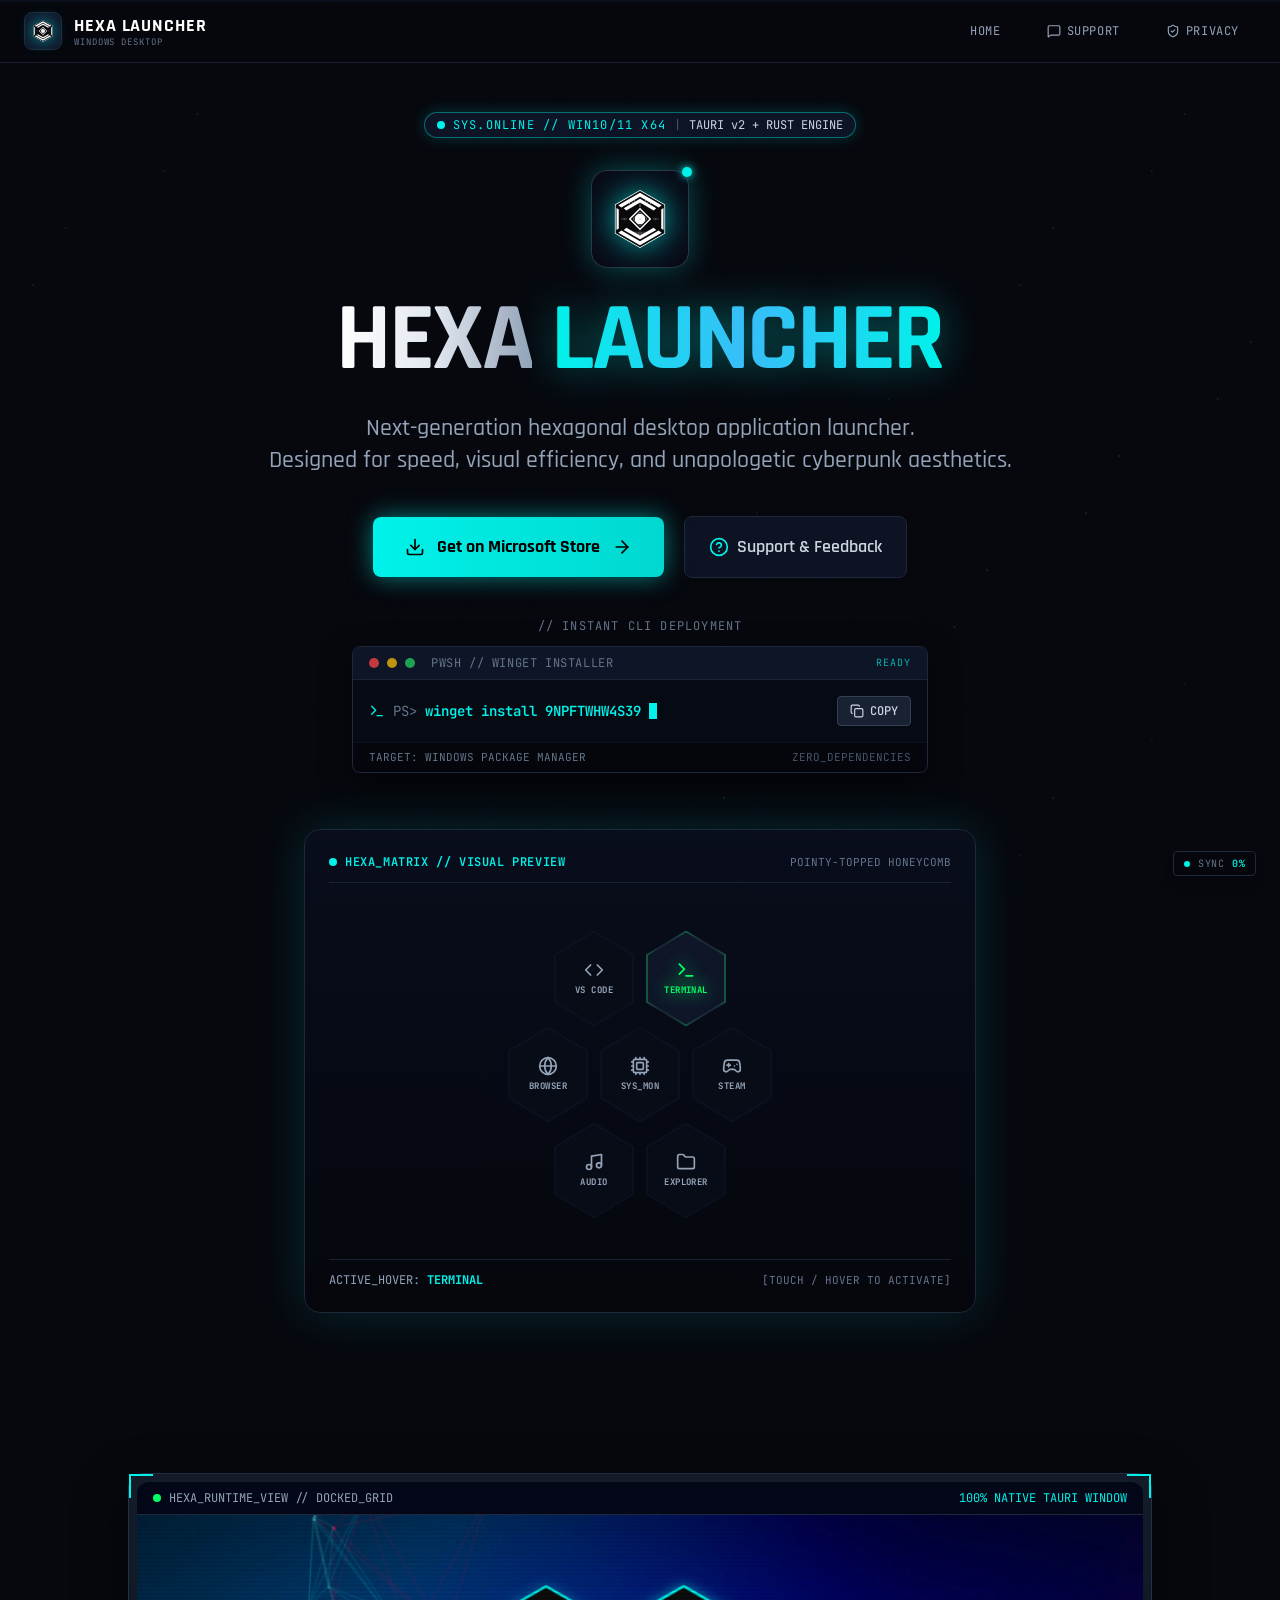
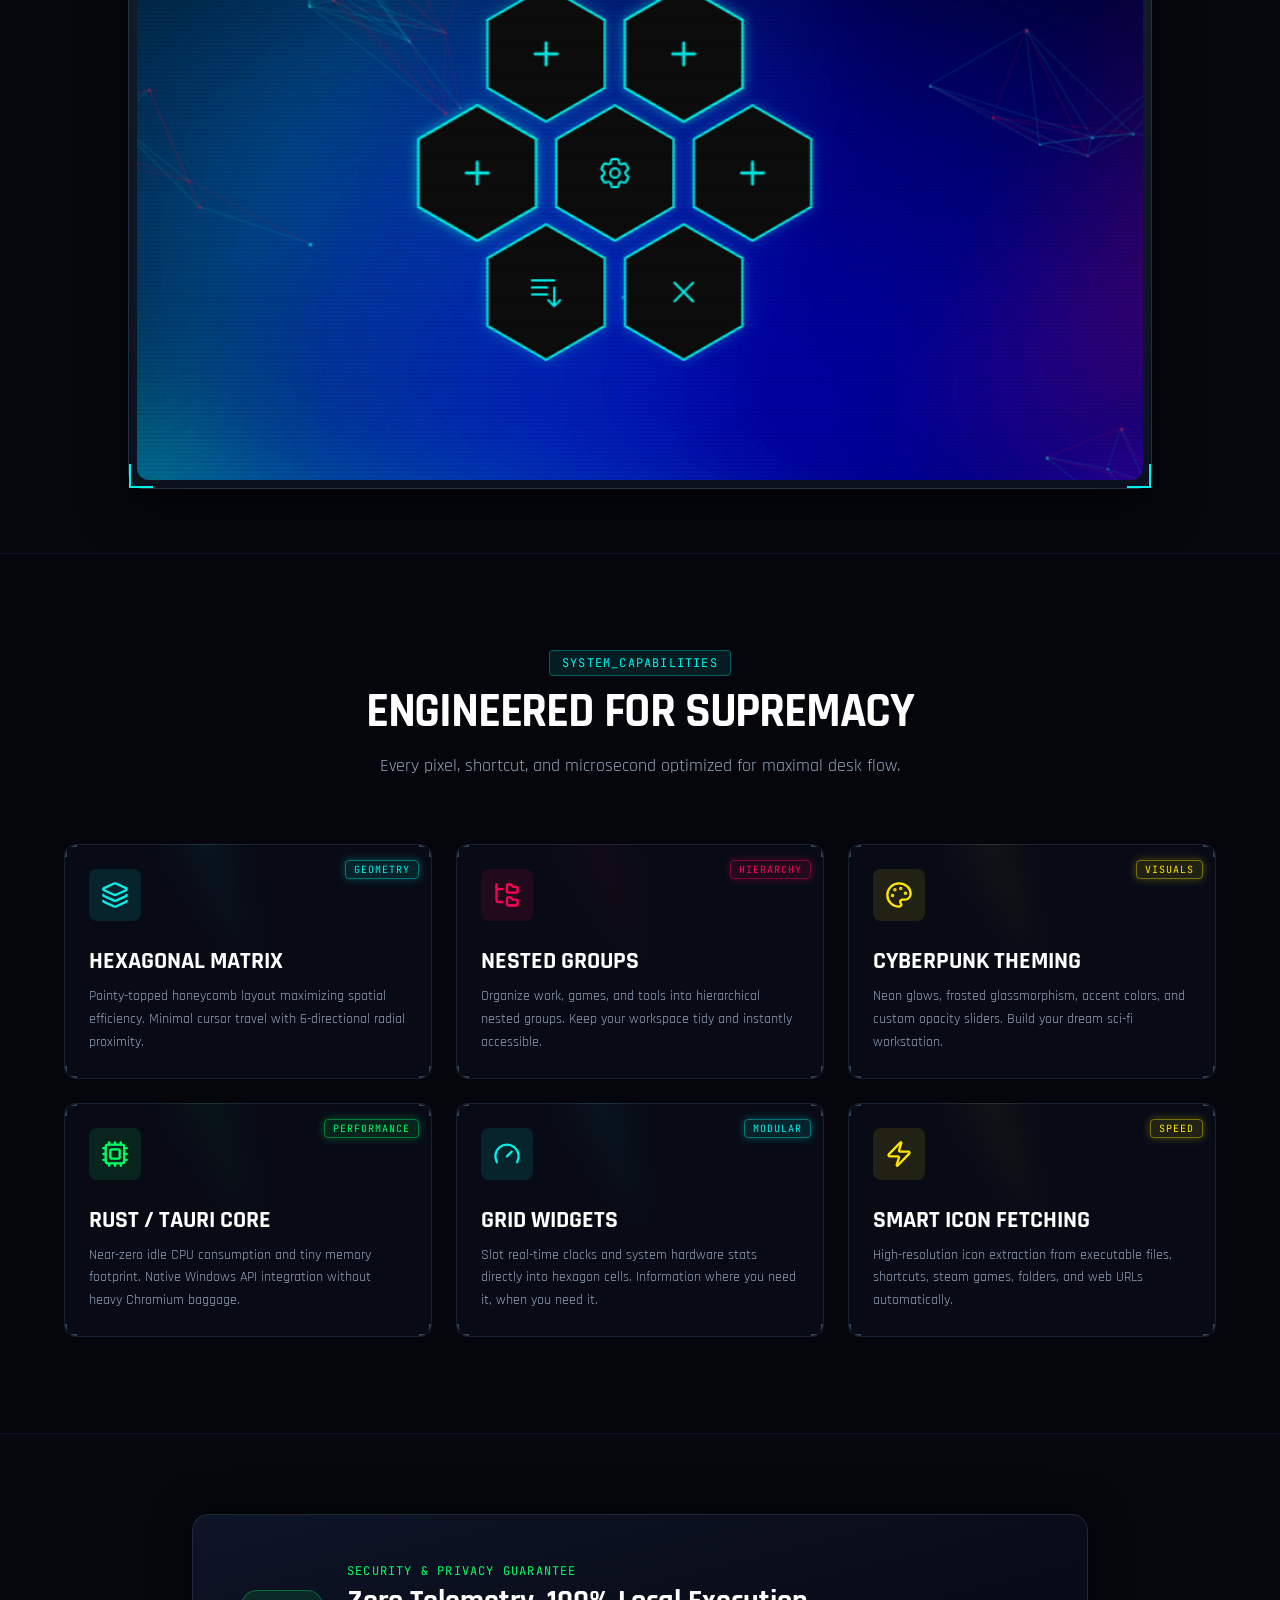
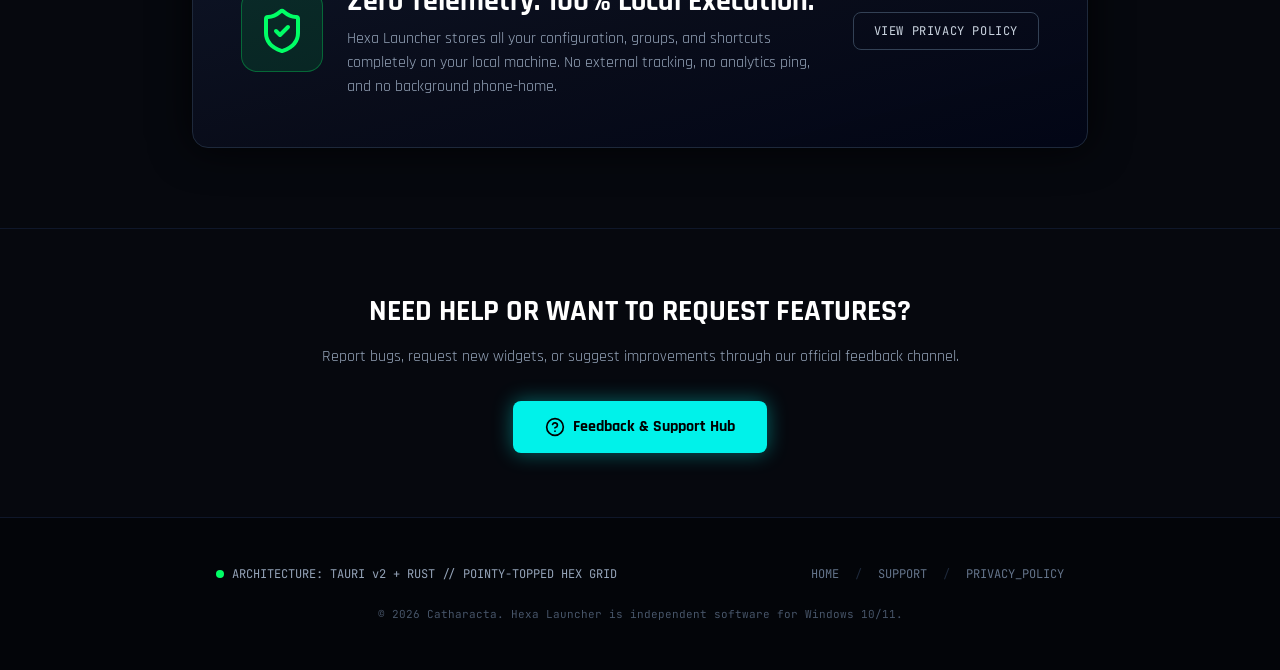
<file: index.html>
<!doctype html>
<html lang="en">
  <head>
    <meta charset="UTF-8" />
    <link rel="icon" type="image/svg+xml" href="/app-icon.svg" />
    <meta name="viewport" content="width=device-width, initial-scale=1.0" />
    <meta name="theme-color" content="#06080e" />
    <meta name="description" content="Hexa Launcher - A Cyberpunk styled, keyboard-centric hexagonal application launcher for Windows 10/11." />
    <meta property="og:title" content="Hexa Launcher - Cyberpunk Hexagonal App Launcher" />
    <meta property="og:description" content="Fast, lightweight, keyboard-centric hexagonal launcher for Windows. Pointy-topped honeycomb grid with Rust/Tauri performance." />
    <meta property="og:image" content="/screenshot.png" />
    <meta name="twitter:card" content="summary_large_image" />
    <title>Hexa Launcher // Cyberpunk Desktop Launcher</title>
    <link rel="preconnect" href="https://fonts.googleapis.com">
    <link rel="preconnect" href="https://fonts.gstatic.com" crossorigin>
    <link href="https://fonts.googleapis.com/css2?family=JetBrains+Mono:wght@400;500;700;800&family=Rajdhani:wght@500;600;700;800&display=swap" rel="stylesheet">
    <script type="module" crossorigin src="/assets/index-DG0v6B4Z.js"></script>
    <link rel="stylesheet" crossorigin href="/assets/index-unrwaz6A.css">
  </head>
  <body class="bg-[#06080e] text-gray-100 antialiased overflow-x-hidden selection:bg-[#00f2ea] selection:text-black">
    <div id="root"></div>
  </body>
</html>
</file>
<file: assets/index-unrwaz6A.css>
*,:before,:after{--tw-border-spacing-x: 0;--tw-border-spacing-y: 0;--tw-translate-x: 0;--tw-translate-y: 0;--tw-rotate: 0;--tw-skew-x: 0;--tw-skew-y: 0;--tw-scale-x: 1;--tw-scale-y: 1;--tw-pan-x: ;--tw-pan-y: ;--tw-pinch-zoom: ;--tw-scroll-snap-strictness: proximity;--tw-gradient-from-position: ;--tw-gradient-via-position: ;--tw-gradient-to-position: ;--tw-ordinal: ;--tw-slashed-zero: ;--tw-numeric-figure: ;--tw-numeric-spacing: ;--tw-numeric-fraction: ;--tw-ring-inset: ;--tw-ring-offset-width: 0px;--tw-ring-offset-color: #fff;--tw-ring-color: rgb(59 130 246 / .5);--tw-ring-offset-shadow: 0 0 #0000;--tw-ring-shadow: 0 0 #0000;--tw-shadow: 0 0 #0000;--tw-shadow-colored: 0 0 #0000;--tw-blur: ;--tw-brightness: ;--tw-contrast: ;--tw-grayscale: ;--tw-hue-rotate: ;--tw-invert: ;--tw-saturate: ;--tw-sepia: ;--tw-drop-shadow: ;--tw-backdrop-blur: ;--tw-backdrop-brightness: ;--tw-backdrop-contrast: ;--tw-backdrop-grayscale: ;--tw-backdrop-hue-rotate: ;--tw-backdrop-invert: ;--tw-backdrop-opacity: ;--tw-backdrop-saturate: ;--tw-backdrop-sepia: ;--tw-contain-size: ;--tw-contain-layout: ;--tw-contain-paint: ;--tw-contain-style: }::backdrop{--tw-border-spacing-x: 0;--tw-border-spacing-y: 0;--tw-translate-x: 0;--tw-translate-y: 0;--tw-rotate: 0;--tw-skew-x: 0;--tw-skew-y: 0;--tw-scale-x: 1;--tw-scale-y: 1;--tw-pan-x: ;--tw-pan-y: ;--tw-pinch-zoom: ;--tw-scroll-snap-strictness: proximity;--tw-gradient-from-position: ;--tw-gradient-via-position: ;--tw-gradient-to-position: ;--tw-ordinal: ;--tw-slashed-zero: ;--tw-numeric-figure: ;--tw-numeric-spacing: ;--tw-numeric-fraction: ;--tw-ring-inset: ;--tw-ring-offset-width: 0px;--tw-ring-offset-color: #fff;--tw-ring-color: rgb(59 130 246 / .5);--tw-ring-offset-shadow: 0 0 #0000;--tw-ring-shadow: 0 0 #0000;--tw-shadow: 0 0 #0000;--tw-shadow-colored: 0 0 #0000;--tw-blur: ;--tw-brightness: ;--tw-contrast: ;--tw-grayscale: ;--tw-hue-rotate: ;--tw-invert: ;--tw-saturate: ;--tw-sepia: ;--tw-drop-shadow: ;--tw-backdrop-blur: ;--tw-backdrop-brightness: ;--tw-backdrop-contrast: ;--tw-backdrop-grayscale: ;--tw-backdrop-hue-rotate: ;--tw-backdrop-invert: ;--tw-backdrop-opacity: ;--tw-backdrop-saturate: ;--tw-backdrop-sepia: ;--tw-contain-size: ;--tw-contain-layout: ;--tw-contain-paint: ;--tw-contain-style: }*,:before,:after{box-sizing:border-box;border-width:0;border-style:solid;border-color:#e5e7eb}:before,:after{--tw-content: ""}html,:host{line-height:1.5;-webkit-text-size-adjust:100%;-moz-tab-size:4;-o-tab-size:4;tab-size:4;font-family:Rajdhani,sans-serif;font-feature-settings:normal;font-variation-settings:normal;-webkit-tap-highlight-color:transparent}body{margin:0;line-height:inherit}hr{height:0;color:inherit;border-top-width:1px}abbr:where([title]){-webkit-text-decoration:underline dotted;text-decoration:underline dotted}h1,h2,h3,h4,h5,h6{font-size:inherit;font-weight:inherit}a{color:inherit;text-decoration:inherit}b,strong{font-weight:bolder}code,kbd,samp,pre{font-family:JetBrains Mono,monospace;font-feature-settings:normal;font-variation-settings:normal;font-size:1em}small{font-size:80%}sub,sup{font-size:75%;line-height:0;position:relative;vertical-align:baseline}sub{bottom:-.25em}sup{top:-.5em}table{text-indent:0;border-color:inherit;border-collapse:collapse}button,input,optgroup,select,textarea{font-family:inherit;font-feature-settings:inherit;font-variation-settings:inherit;font-size:100%;font-weight:inherit;line-height:inherit;letter-spacing:inherit;color:inherit;margin:0;padding:0}button,select{text-transform:none}button,input:where([type=button]),input:where([type=reset]),input:where([type=submit]){-webkit-appearance:button;background-color:transparent;background-image:none}:-moz-focusring{outline:auto}:-moz-ui-invalid{box-shadow:none}progress{vertical-align:baseline}::-webkit-inner-spin-button,::-webkit-outer-spin-button{height:auto}[type=search]{-webkit-appearance:textfield;outline-offset:-2px}::-webkit-search-decoration{-webkit-appearance:none}::-webkit-file-upload-button{-webkit-appearance:button;font:inherit}summary{display:list-item}blockquote,dl,dd,h1,h2,h3,h4,h5,h6,hr,figure,p,pre{margin:0}fieldset{margin:0;padding:0}legend{padding:0}ol,ul,menu{list-style:none;margin:0;padding:0}dialog{padding:0}textarea{resize:vertical}input::-moz-placeholder,textarea::-moz-placeholder{opacity:1;color:#9ca3af}input::placeholder,textarea::placeholder{opacity:1;color:#9ca3af}button,[role=button]{cursor:pointer}:disabled{cursor:default}img,svg,video,canvas,audio,iframe,embed,object{display:block;vertical-align:middle}img,video{max-width:100%;height:auto}[hidden]:where(:not([hidden=until-found])){display:none}:root{--scrollbar-width: 8px;--scrollbar-track: transparent;--scrollbar-thumb: rgba(156, 163, 175, .3);--scrollbar-thumb-hover: rgba(156, 163, 175, .6);--scrollbar-radius: 10px}body{--tw-bg-opacity: 1;background-color:rgb(3 7 18 / var(--tw-bg-opacity, 1));font-family:Rajdhani,sans-serif;--tw-text-opacity: 1;color:rgb(255 255 255 / var(--tw-text-opacity, 1))}*{scrollbar-width:thin;scrollbar-color:var(--scrollbar-thumb) var(--scrollbar-track)}::-webkit-scrollbar{width:var(--scrollbar-width);height:var(--scrollbar-width)}::-webkit-scrollbar-track{background:var(--scrollbar-track);border-radius:var(--scrollbar-radius)}::-webkit-scrollbar-thumb{background:var(--scrollbar-thumb);border-radius:var(--scrollbar-radius);border:2px solid transparent;background-clip:content-box;-webkit-transition:all .3s ease;transition:all .3s ease}::-webkit-scrollbar-thumb:hover{background:var(--scrollbar-thumb-hover);background-clip:content-box}.container{width:100%}@media(min-width:640px){.container{max-width:640px}}@media(min-width:768px){.container{max-width:768px}}@media(min-width:1024px){.container{max-width:1024px}}@media(min-width:1280px){.container{max-width:1280px}}@media(min-width:1536px){.container{max-width:1536px}}.pointer-events-none{pointer-events:none}.fixed{position:fixed}.absolute{position:absolute}.relative{position:relative}.sticky{position:sticky}.-inset-\[150\%\]{inset:-150%}.inset-0{inset:0}.inset-\[2px\]{inset:2px}.-right-1{right:-.25rem}.-top-1{top:-.25rem}.bottom-0{bottom:0}.bottom-6{bottom:1.5rem}.left-0{left:0}.right-0{right:0}.right-3{right:.75rem}.right-6{right:1.5rem}.top-0{top:0}.top-16{top:4rem}.top-3{top:.75rem}.z-0{z-index:0}.z-10{z-index:10}.z-20{z-index:20}.z-40{z-index:40}.z-50{z-index:50}.mx-auto{margin-left:auto;margin-right:auto}.my-8{margin-top:2rem;margin-bottom:2rem}.-mt-1{margin-top:-.25rem}.-mt-2{margin-top:-.5rem}.mb-1{margin-bottom:.25rem}.mb-10{margin-bottom:2.5rem}.mb-12{margin-bottom:3rem}.mb-14{margin-bottom:3.5rem}.mb-16{margin-bottom:4rem}.mb-2{margin-bottom:.5rem}.mb-3{margin-bottom:.75rem}.mb-4{margin-bottom:1rem}.mb-6{margin-bottom:1.5rem}.mb-8{margin-bottom:2rem}.ml-2{margin-left:.5rem}.mt-14{margin-top:3.5rem}.mt-2{margin-top:.5rem}.mt-3{margin-top:.75rem}.mt-4{margin-top:1rem}.inline-block{display:inline-block}.flex{display:flex}.inline-flex{display:inline-flex}.grid{display:grid}.hidden{display:none}.aspect-video{aspect-ratio:16 / 9}.h-1\.5{height:.375rem}.h-12{height:3rem}.h-16{height:4rem}.h-2{height:.5rem}.h-2\.5{height:.625rem}.h-24{height:6rem}.h-3{height:.75rem}.h-3\.5{height:.875rem}.h-4{height:1rem}.h-5{height:1.25rem}.h-6{height:1.5rem}.h-7{height:1.75rem}.h-8{height:2rem}.h-\[2px\]{height:2px}.h-full{height:100%}.min-h-screen{min-height:100vh}.w-1\.5{width:.375rem}.w-12{width:3rem}.w-16{width:4rem}.w-2{width:.5rem}.w-2\.5{width:.625rem}.w-20{width:5rem}.w-3{width:.75rem}.w-3\.5{width:.875rem}.w-4{width:1rem}.w-5{width:1.25rem}.w-6{width:1.5rem}.w-7{width:1.75rem}.w-8{width:2rem}.w-full{width:100%}.max-w-2xl{max-width:42rem}.max-w-3xl{max-width:48rem}.max-w-4xl{max-width:56rem}.max-w-5xl{max-width:64rem}.max-w-6xl{max-width:72rem}.max-w-lg{max-width:32rem}.max-w-xl{max-width:36rem}.flex-1{flex:1 1 0%}.shrink-0{flex-shrink:0}.transform{transform:translate(var(--tw-translate-x),var(--tw-translate-y)) rotate(var(--tw-rotate)) skew(var(--tw-skew-x)) skewY(var(--tw-skew-y)) scaleX(var(--tw-scale-x)) scaleY(var(--tw-scale-y))}@keyframes pulse{50%{opacity:.5}}.animate-pulse{animation:pulse 2s cubic-bezier(.4,0,.6,1) infinite}.cursor-pointer{cursor:pointer}.select-none{-webkit-user-select:none;-moz-user-select:none;user-select:none}.resize{resize:both}.grid-cols-1{grid-template-columns:repeat(1,minmax(0,1fr))}.flex-col{flex-direction:column}.flex-wrap{flex-wrap:wrap}.items-center{align-items:center}.justify-center{justify-content:center}.justify-between{justify-content:space-between}.gap-1{gap:.25rem}.gap-1\.5{gap:.375rem}.gap-2{gap:.5rem}.gap-3{gap:.75rem}.gap-4{gap:1rem}.gap-5{gap:1.25rem}.gap-6{gap:1.5rem}.space-y-4>:not([hidden])~:not([hidden]){--tw-space-y-reverse: 0;margin-top:calc(1rem * calc(1 - var(--tw-space-y-reverse)));margin-bottom:calc(1rem * var(--tw-space-y-reverse))}.space-y-6>:not([hidden])~:not([hidden]){--tw-space-y-reverse: 0;margin-top:calc(1.5rem * calc(1 - var(--tw-space-y-reverse)));margin-bottom:calc(1.5rem * var(--tw-space-y-reverse))}.overflow-hidden{overflow:hidden}.overflow-x-auto{overflow-x:auto}.overflow-x-hidden{overflow-x:hidden}.whitespace-nowrap{white-space:nowrap}.rounded{border-radius:.25rem}.rounded-2xl{border-radius:1rem}.rounded-full{border-radius:9999px}.rounded-lg{border-radius:.5rem}.rounded-xl{border-radius:.75rem}.rounded-b-xl{border-bottom-right-radius:.75rem;border-bottom-left-radius:.75rem}.rounded-t-xl{border-top-left-radius:.75rem;border-top-right-radius:.75rem}.border{border-width:1px}.border-b{border-bottom-width:1px}.border-b-2{border-bottom-width:2px}.border-l-2{border-left-width:2px}.border-r-2{border-right-width:2px}.border-t{border-top-width:1px}.border-t-2{border-top-width:2px}.border-\[\#00f2ea\]{--tw-border-opacity: 1;border-color:rgb(0 242 234 / var(--tw-border-opacity, 1))}.border-\[\#00f2ea\]\/30{border-color:#00f2ea4d}.border-\[\#00f2ea\]\/40{border-color:#00f2ea66}.border-\[\#00ff66\]{--tw-border-opacity: 1;border-color:rgb(0 255 102 / var(--tw-border-opacity, 1))}.border-\[\#00ff66\]\/30{border-color:#00ff664d}.border-\[\#00ff66\]\/40{border-color:#0f66}.border-\[\#ff0055\]\/40{border-color:#f056}.border-\[\#ffe600\]\/40{border-color:#ffe60066}.border-slate-700{--tw-border-opacity: 1;border-color:rgb(51 65 85 / var(--tw-border-opacity, 1))}.border-slate-700\/60{border-color:#33415599}.border-slate-700\/80{border-color:#334155cc}.border-slate-800{--tw-border-opacity: 1;border-color:rgb(30 41 59 / var(--tw-border-opacity, 1))}.border-slate-800\/80{border-color:#1e293bcc}.border-slate-900{--tw-border-opacity: 1;border-color:rgb(15 23 42 / var(--tw-border-opacity, 1))}.border-slate-900\/60{border-color:#0f172a99}.border-slate-900\/80{border-color:#0f172acc}.border-transparent{border-color:transparent}.bg-\[\#00f2ea\]{--tw-bg-opacity: 1;background-color:rgb(0 242 234 / var(--tw-bg-opacity, 1))}.bg-\[\#00f2ea\]\/10{background-color:#00f2ea1a}.bg-\[\#00ff66\]{--tw-bg-opacity: 1;background-color:rgb(0 255 102 / var(--tw-bg-opacity, 1))}.bg-\[\#00ff66\]\/10{background-color:#00ff661a}.bg-\[\#00ff66\]\/15{background-color:#00ff6626}.bg-\[\#030509\]{--tw-bg-opacity: 1;background-color:rgb(3 5 9 / var(--tw-bg-opacity, 1))}.bg-\[\#04060b\]\/60{background-color:#04060b99}.bg-\[\#06080e\]{--tw-bg-opacity: 1;background-color:rgb(6 8 14 / var(--tw-bg-opacity, 1))}.bg-\[\#06080e\]\/85{background-color:#06080ed9}.bg-\[\#06080e\]\/90{background-color:#06080ee6}.bg-\[\#070b14\]\/95{background-color:#070b14f2}.bg-\[\#090d18\]\/90{background-color:#090d18e6}.bg-\[\#090d19\]\/90{background-color:#090d19e6}.bg-\[\#0a0f1d\]\/85{background-color:#0a0f1dd9}.bg-\[\#ff0055\]\/10{background-color:#ff00551a}.bg-\[\#ffe600\]\/10{background-color:#ffe6001a}.bg-black\/40{background-color:#0006}.bg-black\/80{background-color:#000c}.bg-green-500\/80{background-color:#22c55ecc}.bg-red-500\/80{background-color:#ef4444cc}.bg-slate-800\/80{background-color:#1e293bcc}.bg-slate-800\/90{background-color:#1e293be6}.bg-slate-900{--tw-bg-opacity: 1;background-color:rgb(15 23 42 / var(--tw-bg-opacity, 1))}.bg-slate-900\/50{background-color:#0f172a80}.bg-slate-900\/60{background-color:#0f172a99}.bg-slate-900\/80{background-color:#0f172acc}.bg-slate-900\/90{background-color:#0f172ae6}.bg-slate-950\/90{background-color:#020617e6}.bg-yellow-500\/80{background-color:#eab308cc}.bg-\[conic-gradient\(from_0deg\,transparent_0_300deg\,var\(--tw-gradient-stops\)\)\]{background-image:conic-gradient(from 0deg,transparent 0 300deg,var(--tw-gradient-stops))}.bg-gradient-to-b{background-image:linear-gradient(to bottom,var(--tw-gradient-stops))}.bg-gradient-to-br{background-image:linear-gradient(to bottom right,var(--tw-gradient-stops))}.bg-gradient-to-r{background-image:linear-gradient(to right,var(--tw-gradient-stops))}.from-\[\#00f2ea\]{--tw-gradient-from: #00f2ea var(--tw-gradient-from-position);--tw-gradient-to: rgb(0 242 234 / 0) var(--tw-gradient-to-position);--tw-gradient-stops: var(--tw-gradient-from), var(--tw-gradient-to)}.from-\[\#0a0f1e\]\/90{--tw-gradient-from: rgb(10 15 30 / .9) var(--tw-gradient-from-position);--tw-gradient-to: rgb(10 15 30 / 0) var(--tw-gradient-to-position);--tw-gradient-stops: var(--tw-gradient-from), var(--tw-gradient-to)}.from-slate-800\/60{--tw-gradient-from: rgb(30 41 59 / .6) var(--tw-gradient-from-position);--tw-gradient-to: rgb(30 41 59 / 0) var(--tw-gradient-to-position);--tw-gradient-stops: var(--tw-gradient-from), var(--tw-gradient-to)}.from-slate-900\/90{--tw-gradient-from: rgb(15 23 42 / .9) var(--tw-gradient-from-position);--tw-gradient-to: rgb(15 23 42 / 0) var(--tw-gradient-to-position);--tw-gradient-stops: var(--tw-gradient-from), var(--tw-gradient-to)}.from-transparent{--tw-gradient-from: transparent var(--tw-gradient-from-position);--tw-gradient-to: rgb(0 0 0 / 0) var(--tw-gradient-to-position);--tw-gradient-stops: var(--tw-gradient-from), var(--tw-gradient-to)}.from-white{--tw-gradient-from: #fff var(--tw-gradient-from-position);--tw-gradient-to: rgb(255 255 255 / 0) var(--tw-gradient-to-position);--tw-gradient-stops: var(--tw-gradient-from), var(--tw-gradient-to)}.via-\[\#00f2ea\]{--tw-gradient-to: rgb(0 242 234 / 0) var(--tw-gradient-to-position);--tw-gradient-stops: var(--tw-gradient-from), #00f2ea var(--tw-gradient-via-position), var(--tw-gradient-to)}.via-\[\#00ff66\]{--tw-gradient-to: rgb(0 255 102 / 0) var(--tw-gradient-to-position);--tw-gradient-stops: var(--tw-gradient-from), #00ff66 var(--tw-gradient-via-position), var(--tw-gradient-to)}.via-\[\#0a0e1c\]\/90{--tw-gradient-to: rgb(10 14 28 / 0) var(--tw-gradient-to-position);--tw-gradient-stops: var(--tw-gradient-from), rgb(10 14 28 / .9) var(--tw-gradient-via-position), var(--tw-gradient-to)}.via-\[\#0a0f1d\]{--tw-gradient-to: rgb(10 15 29 / 0) var(--tw-gradient-to-position);--tw-gradient-stops: var(--tw-gradient-from), #0a0f1d var(--tw-gradient-via-position), var(--tw-gradient-to)}.via-\[\#38bdf8\]{--tw-gradient-to: rgb(56 189 248 / 0) var(--tw-gradient-to-position);--tw-gradient-stops: var(--tw-gradient-from), #38bdf8 var(--tw-gradient-via-position), var(--tw-gradient-to)}.via-\[\#ff0055\]{--tw-gradient-to: rgb(255 0 85 / 0) var(--tw-gradient-to-position);--tw-gradient-stops: var(--tw-gradient-from), #ff0055 var(--tw-gradient-via-position), var(--tw-gradient-to)}.via-\[\#ffe600\]{--tw-gradient-to: rgb(255 230 0 / 0) var(--tw-gradient-to-position);--tw-gradient-stops: var(--tw-gradient-from), #ffe600 var(--tw-gradient-via-position), var(--tw-gradient-to)}.via-slate-200{--tw-gradient-to: rgb(226 232 240 / 0) var(--tw-gradient-to-position);--tw-gradient-stops: var(--tw-gradient-from), #e2e8f0 var(--tw-gradient-via-position), var(--tw-gradient-to)}.to-\[\#00d8d0\]{--tw-gradient-to: #00d8d0 var(--tw-gradient-to-position)}.to-\[\#00f2ea\]{--tw-gradient-to: #00f2ea var(--tw-gradient-to-position)}.to-\[\#05070d\]\/95{--tw-gradient-to: rgb(5 7 13 / .95) var(--tw-gradient-to-position)}.to-\[\#ff0055\]{--tw-gradient-to: #ff0055 var(--tw-gradient-to-position)}.to-slate-400{--tw-gradient-to: #94a3b8 var(--tw-gradient-to-position)}.to-slate-900\/60{--tw-gradient-to: rgb(15 23 42 / .6) var(--tw-gradient-to-position)}.to-slate-900\/90{--tw-gradient-to: rgb(15 23 42 / .9) var(--tw-gradient-to-position)}.to-slate-950\/95{--tw-gradient-to: rgb(2 6 23 / .95) var(--tw-gradient-to-position)}.to-transparent{--tw-gradient-to: transparent var(--tw-gradient-to-position)}.bg-clip-text{-webkit-background-clip:text;background-clip:text}.object-cover{-o-object-fit:cover;object-fit:cover}.p-1\.5{padding:.375rem}.p-2{padding:.5rem}.p-3{padding:.75rem}.p-4{padding:1rem}.p-6{padding:1.5rem}.p-8{padding:2rem}.p-\[1px\]{padding:1px}.px-2{padding-left:.5rem;padding-right:.5rem}.px-2\.5{padding-left:.625rem;padding-right:.625rem}.px-3{padding-left:.75rem;padding-right:.75rem}.px-4{padding-left:1rem;padding-right:1rem}.px-5{padding-left:1.25rem;padding-right:1.25rem}.px-6{padding-left:1.5rem;padding-right:1.5rem}.px-8{padding-left:2rem;padding-right:2rem}.py-0\.5{padding-top:.125rem;padding-bottom:.125rem}.py-1{padding-top:.25rem;padding-bottom:.25rem}.py-1\.5{padding-top:.375rem;padding-bottom:.375rem}.py-12{padding-top:3rem;padding-bottom:3rem}.py-16{padding-top:4rem;padding-bottom:4rem}.py-2{padding-top:.5rem;padding-bottom:.5rem}.py-2\.5{padding-top:.625rem;padding-bottom:.625rem}.py-20{padding-top:5rem;padding-bottom:5rem}.py-24{padding-top:6rem;padding-bottom:6rem}.py-3{padding-top:.75rem;padding-bottom:.75rem}.py-3\.5{padding-top:.875rem;padding-bottom:.875rem}.py-4{padding-top:1rem;padding-bottom:1rem}.py-6{padding-top:1.5rem;padding-bottom:1.5rem}.pb-16{padding-bottom:4rem}.pb-20{padding-bottom:5rem}.pb-3{padding-bottom:.75rem}.pt-12{padding-top:3rem}.pt-28{padding-top:7rem}.pt-3{padding-top:.75rem}.text-center{text-align:center}.font-mono{font-family:JetBrains Mono,monospace}.font-sans{font-family:Rajdhani,sans-serif}.text-2xl{font-size:1.5rem;line-height:2rem}.text-3xl{font-size:1.875rem;line-height:2.25rem}.text-4xl{font-size:2.25rem;line-height:2.5rem}.text-6xl{font-size:3.75rem;line-height:1}.text-\[10px\]{font-size:10px}.text-\[11px\]{font-size:11px}.text-\[9px\]{font-size:9px}.text-base{font-size:1rem;line-height:1.5rem}.text-lg{font-size:1.125rem;line-height:1.75rem}.text-sm{font-size:.875rem;line-height:1.25rem}.text-xl{font-size:1.25rem;line-height:1.75rem}.text-xs{font-size:.75rem;line-height:1rem}.font-bold{font-weight:700}.font-extrabold{font-weight:800}.font-medium{font-weight:500}.font-semibold{font-weight:600}.uppercase{text-transform:uppercase}.leading-relaxed{line-height:1.625}.tracking-tight{letter-spacing:-.025em}.tracking-wider{letter-spacing:.05em}.tracking-widest{letter-spacing:.1em}.text-\[\#00f2ea\]{--tw-text-opacity: 1;color:rgb(0 242 234 / var(--tw-text-opacity, 1))}.text-\[\#00f2ea\]\/70{color:#00f2eab3}.text-\[\#00ff66\]{--tw-text-opacity: 1;color:rgb(0 255 102 / var(--tw-text-opacity, 1))}.text-\[\#ff0055\]{--tw-text-opacity: 1;color:rgb(255 0 85 / var(--tw-text-opacity, 1))}.text-\[\#ffe600\]{--tw-text-opacity: 1;color:rgb(255 230 0 / var(--tw-text-opacity, 1))}.text-black{--tw-text-opacity: 1;color:rgb(0 0 0 / var(--tw-text-opacity, 1))}.text-gray-100{--tw-text-opacity: 1;color:rgb(243 244 246 / var(--tw-text-opacity, 1))}.text-slate-100{--tw-text-opacity: 1;color:rgb(241 245 249 / var(--tw-text-opacity, 1))}.text-slate-200{--tw-text-opacity: 1;color:rgb(226 232 240 / var(--tw-text-opacity, 1))}.text-slate-300{--tw-text-opacity: 1;color:rgb(203 213 225 / var(--tw-text-opacity, 1))}.text-slate-400{--tw-text-opacity: 1;color:rgb(148 163 184 / var(--tw-text-opacity, 1))}.text-slate-500{--tw-text-opacity: 1;color:rgb(100 116 139 / var(--tw-text-opacity, 1))}.text-slate-600{--tw-text-opacity: 1;color:rgb(71 85 105 / var(--tw-text-opacity, 1))}.text-slate-800{--tw-text-opacity: 1;color:rgb(30 41 59 / var(--tw-text-opacity, 1))}.text-transparent{color:transparent}.text-white{--tw-text-opacity: 1;color:rgb(255 255 255 / var(--tw-text-opacity, 1))}.antialiased{-webkit-font-smoothing:antialiased;-moz-osx-font-smoothing:grayscale}.opacity-20{opacity:.2}.opacity-40{opacity:.4}.opacity-80{opacity:.8}.shadow-\[0_0_10px_\#00f2ea\]{--tw-shadow: 0 0 10px #00f2ea;--tw-shadow-colored: 0 0 10px var(--tw-shadow-color);box-shadow:var(--tw-ring-offset-shadow, 0 0 #0000),var(--tw-ring-shadow, 0 0 #0000),var(--tw-shadow)}.shadow-\[0_0_12px_rgba\(0\,242\,234\,0\.3\)\]{--tw-shadow: 0 0 12px rgba(0,242,234,.3);--tw-shadow-colored: 0 0 12px var(--tw-shadow-color);box-shadow:var(--tw-ring-offset-shadow, 0 0 #0000),var(--tw-ring-shadow, 0 0 #0000),var(--tw-shadow)}.shadow-\[0_0_15px_rgba\(0\,242\,234\,0\.2\)\]{--tw-shadow: 0 0 15px rgba(0,242,234,.2);--tw-shadow-colored: 0 0 15px var(--tw-shadow-color);box-shadow:var(--tw-ring-offset-shadow, 0 0 #0000),var(--tw-ring-shadow, 0 0 #0000),var(--tw-shadow)}.shadow-\[0_0_15px_rgba\(0\,255\,102\,0\.3\)\]{--tw-shadow: 0 0 15px rgba(0,255,102,.3);--tw-shadow-colored: 0 0 15px var(--tw-shadow-color);box-shadow:var(--tw-ring-offset-shadow, 0 0 #0000),var(--tw-ring-shadow, 0 0 #0000),var(--tw-shadow)}.shadow-\[0_0_20px_rgba\(0\,242\,234\,0\.3\)\]{--tw-shadow: 0 0 20px rgba(0,242,234,.3);--tw-shadow-colored: 0 0 20px var(--tw-shadow-color);box-shadow:var(--tw-ring-offset-shadow, 0 0 #0000),var(--tw-ring-shadow, 0 0 #0000),var(--tw-shadow)}.shadow-\[0_0_20px_rgba\(0\,242\,234\,0\.4\)\]{--tw-shadow: 0 0 20px rgba(0,242,234,.4);--tw-shadow-colored: 0 0 20px var(--tw-shadow-color);box-shadow:var(--tw-ring-offset-shadow, 0 0 #0000),var(--tw-ring-shadow, 0 0 #0000),var(--tw-shadow)}.shadow-\[0_0_20px_rgba\(0\,255\,102\,0\.3\)\]{--tw-shadow: 0 0 20px rgba(0,255,102,.3);--tw-shadow-colored: 0 0 20px var(--tw-shadow-color);box-shadow:var(--tw-ring-offset-shadow, 0 0 #0000),var(--tw-ring-shadow, 0 0 #0000),var(--tw-shadow)}.shadow-\[0_0_25px_rgba\(0\,242\,234\,0\.4\)\]{--tw-shadow: 0 0 25px rgba(0,242,234,.4);--tw-shadow-colored: 0 0 25px var(--tw-shadow-color);box-shadow:var(--tw-ring-offset-shadow, 0 0 #0000),var(--tw-ring-shadow, 0 0 #0000),var(--tw-shadow)}.shadow-\[0_0_25px_rgba\(0\,242\,234\,0\.5\)\]{--tw-shadow: 0 0 25px rgba(0,242,234,.5);--tw-shadow-colored: 0 0 25px var(--tw-shadow-color);box-shadow:var(--tw-ring-offset-shadow, 0 0 #0000),var(--tw-ring-shadow, 0 0 #0000),var(--tw-shadow)}.shadow-\[0_0_30px_rgba\(0\,242\,234\,0\.3\)\]{--tw-shadow: 0 0 30px rgba(0,242,234,.3);--tw-shadow-colored: 0 0 30px var(--tw-shadow-color);box-shadow:var(--tw-ring-offset-shadow, 0 0 #0000),var(--tw-ring-shadow, 0 0 #0000),var(--tw-shadow)}.shadow-\[0_0_40px_rgba\(0\,0\,0\,0\.8\)\]{--tw-shadow: 0 0 40px rgba(0,0,0,.8);--tw-shadow-colored: 0 0 40px var(--tw-shadow-color);box-shadow:var(--tw-ring-offset-shadow, 0 0 #0000),var(--tw-ring-shadow, 0 0 #0000),var(--tw-shadow)}.shadow-\[0_0_50px_rgba\(0\,242\,234\,0\.15\)\]{--tw-shadow: 0 0 50px rgba(0,242,234,.15);--tw-shadow-colored: 0 0 50px var(--tw-shadow-color);box-shadow:var(--tw-ring-offset-shadow, 0 0 #0000),var(--tw-ring-shadow, 0 0 #0000),var(--tw-shadow)}.shadow-\[0_0_8px_\#00f2ea\]{--tw-shadow: 0 0 8px #00f2ea;--tw-shadow-colored: 0 0 8px var(--tw-shadow-color);box-shadow:var(--tw-ring-offset-shadow, 0 0 #0000),var(--tw-ring-shadow, 0 0 #0000),var(--tw-shadow)}.shadow-\[0_0_8px_rgba\(0\,242\,234\,0\.3\)\]{--tw-shadow: 0 0 8px rgba(0,242,234,.3);--tw-shadow-colored: 0 0 8px var(--tw-shadow-color);box-shadow:var(--tw-ring-offset-shadow, 0 0 #0000),var(--tw-ring-shadow, 0 0 #0000),var(--tw-shadow)}.shadow-\[0_0_8px_rgba\(0\,255\,102\,0\.3\)\]{--tw-shadow: 0 0 8px rgba(0,255,102,.3);--tw-shadow-colored: 0 0 8px var(--tw-shadow-color);box-shadow:var(--tw-ring-offset-shadow, 0 0 #0000),var(--tw-ring-shadow, 0 0 #0000),var(--tw-shadow)}.shadow-\[0_0_8px_rgba\(255\,0\,85\,0\.3\)\]{--tw-shadow: 0 0 8px rgba(255,0,85,.3);--tw-shadow-colored: 0 0 8px var(--tw-shadow-color);box-shadow:var(--tw-ring-offset-shadow, 0 0 #0000),var(--tw-ring-shadow, 0 0 #0000),var(--tw-shadow)}.shadow-\[0_0_8px_rgba\(255\,230\,0\,0\.3\)\]{--tw-shadow: 0 0 8px rgba(255,230,0,.3);--tw-shadow-colored: 0 0 8px var(--tw-shadow-color);box-shadow:var(--tw-ring-offset-shadow, 0 0 #0000),var(--tw-ring-shadow, 0 0 #0000),var(--tw-shadow)}.shadow-\[0_10px_30px_rgba\(0\,0\,0\,0\.5\)\]{--tw-shadow: 0 10px 30px rgba(0,0,0,.5);--tw-shadow-colored: 0 10px 30px var(--tw-shadow-color);box-shadow:var(--tw-ring-offset-shadow, 0 0 #0000),var(--tw-ring-shadow, 0 0 #0000),var(--tw-shadow)}.shadow-\[0_20px_50px_rgba\(0\,0\,0\,0\.7\)\]{--tw-shadow: 0 20px 50px rgba(0,0,0,.7);--tw-shadow-colored: 0 20px 50px var(--tw-shadow-color);box-shadow:var(--tw-ring-offset-shadow, 0 0 #0000),var(--tw-ring-shadow, 0 0 #0000),var(--tw-shadow)}.shadow-lg{--tw-shadow: 0 10px 15px -3px rgb(0 0 0 / .1), 0 4px 6px -4px rgb(0 0 0 / .1);--tw-shadow-colored: 0 10px 15px -3px var(--tw-shadow-color), 0 4px 6px -4px var(--tw-shadow-color);box-shadow:var(--tw-ring-offset-shadow, 0 0 #0000),var(--tw-ring-shadow, 0 0 #0000),var(--tw-shadow)}.shadow-xl{--tw-shadow: 0 20px 25px -5px rgb(0 0 0 / .1), 0 8px 10px -6px rgb(0 0 0 / .1);--tw-shadow-colored: 0 20px 25px -5px var(--tw-shadow-color), 0 8px 10px -6px var(--tw-shadow-color);box-shadow:var(--tw-ring-offset-shadow, 0 0 #0000),var(--tw-ring-shadow, 0 0 #0000),var(--tw-shadow)}.outline{outline-style:solid}.drop-shadow{--tw-drop-shadow: drop-shadow(0 1px 2px rgb(0 0 0 / .1)) drop-shadow(0 1px 1px rgb(0 0 0 / .06));filter:var(--tw-blur) var(--tw-brightness) var(--tw-contrast) var(--tw-grayscale) var(--tw-hue-rotate) var(--tw-invert) var(--tw-saturate) var(--tw-sepia) var(--tw-drop-shadow)}.drop-shadow-\[0_0_15px_rgba\(0\,242\,234\,0\.7\)\]{--tw-drop-shadow: drop-shadow(0 0 15px rgba(0,242,234,.7));filter:var(--tw-blur) var(--tw-brightness) var(--tw-contrast) var(--tw-grayscale) var(--tw-hue-rotate) var(--tw-invert) var(--tw-saturate) var(--tw-sepia) var(--tw-drop-shadow)}.drop-shadow-\[0_0_20px_rgba\(0\,242\,234\,0\.4\)\]{--tw-drop-shadow: drop-shadow(0 0 20px rgba(0,242,234,.4));filter:var(--tw-blur) var(--tw-brightness) var(--tw-contrast) var(--tw-grayscale) var(--tw-hue-rotate) var(--tw-invert) var(--tw-saturate) var(--tw-sepia) var(--tw-drop-shadow)}.drop-shadow-\[0_0_8px_rgba\(0\,242\,234\,0\.6\)\]{--tw-drop-shadow: drop-shadow(0 0 8px rgba(0,242,234,.6));filter:var(--tw-blur) var(--tw-brightness) var(--tw-contrast) var(--tw-grayscale) var(--tw-hue-rotate) var(--tw-invert) var(--tw-saturate) var(--tw-sepia) var(--tw-drop-shadow)}.filter{filter:var(--tw-blur) var(--tw-brightness) var(--tw-contrast) var(--tw-grayscale) var(--tw-hue-rotate) var(--tw-invert) var(--tw-saturate) var(--tw-sepia) var(--tw-drop-shadow)}.backdrop-blur{--tw-backdrop-blur: blur(8px);-webkit-backdrop-filter:var(--tw-backdrop-blur) var(--tw-backdrop-brightness) var(--tw-backdrop-contrast) var(--tw-backdrop-grayscale) var(--tw-backdrop-hue-rotate) var(--tw-backdrop-invert) var(--tw-backdrop-opacity) var(--tw-backdrop-saturate) var(--tw-backdrop-sepia);backdrop-filter:var(--tw-backdrop-blur) var(--tw-backdrop-brightness) var(--tw-backdrop-contrast) var(--tw-backdrop-grayscale) var(--tw-backdrop-hue-rotate) var(--tw-backdrop-invert) var(--tw-backdrop-opacity) var(--tw-backdrop-saturate) var(--tw-backdrop-sepia)}.backdrop-blur-md{--tw-backdrop-blur: blur(12px);-webkit-backdrop-filter:var(--tw-backdrop-blur) var(--tw-backdrop-brightness) var(--tw-backdrop-contrast) var(--tw-backdrop-grayscale) var(--tw-backdrop-hue-rotate) var(--tw-backdrop-invert) var(--tw-backdrop-opacity) var(--tw-backdrop-saturate) var(--tw-backdrop-sepia);backdrop-filter:var(--tw-backdrop-blur) var(--tw-backdrop-brightness) var(--tw-backdrop-contrast) var(--tw-backdrop-grayscale) var(--tw-backdrop-hue-rotate) var(--tw-backdrop-invert) var(--tw-backdrop-opacity) var(--tw-backdrop-saturate) var(--tw-backdrop-sepia)}.backdrop-blur-xl{--tw-backdrop-blur: blur(24px);-webkit-backdrop-filter:var(--tw-backdrop-blur) var(--tw-backdrop-brightness) var(--tw-backdrop-contrast) var(--tw-backdrop-grayscale) var(--tw-backdrop-hue-rotate) var(--tw-backdrop-invert) var(--tw-backdrop-opacity) var(--tw-backdrop-saturate) var(--tw-backdrop-sepia);backdrop-filter:var(--tw-backdrop-blur) var(--tw-backdrop-brightness) var(--tw-backdrop-contrast) var(--tw-backdrop-grayscale) var(--tw-backdrop-hue-rotate) var(--tw-backdrop-invert) var(--tw-backdrop-opacity) var(--tw-backdrop-saturate) var(--tw-backdrop-sepia)}.transition{transition-property:color,background-color,border-color,text-decoration-color,fill,stroke,opacity,box-shadow,transform,filter,backdrop-filter;transition-timing-function:cubic-bezier(.4,0,.2,1);transition-duration:.15s}.transition-all{transition-property:all;transition-timing-function:cubic-bezier(.4,0,.2,1);transition-duration:.15s}.transition-colors{transition-property:color,background-color,border-color,text-decoration-color,fill,stroke;transition-timing-function:cubic-bezier(.4,0,.2,1);transition-duration:.15s}.transition-opacity{transition-property:opacity;transition-timing-function:cubic-bezier(.4,0,.2,1);transition-duration:.15s}.transition-transform{transition-property:transform;transition-timing-function:cubic-bezier(.4,0,.2,1);transition-duration:.15s}.duration-200{transition-duration:.2s}.duration-300{transition-duration:.3s}.duration-500{transition-duration:.5s}.duration-700{transition-duration:.7s}.duration-75{transition-duration:75ms}.ease-out{transition-timing-function:cubic-bezier(0,0,.2,1)}.scanlines{background:linear-gradient(#12101000 50%,#00000059 50%);background-size:100% 4px}@keyframes pulse-glow{0%,to{opacity:.4;filter:drop-shadow(0 0 8px rgba(0,242,234,.6))}50%{opacity:.9;filter:drop-shadow(0 0 16px rgba(0,242,234,.9))}}.animate-pulse-glow{animation:pulse-glow 3s cubic-bezier(.4,0,.6,1) infinite}@keyframes border-beam-rotate{0%{transform:rotate(0)}30%{transform:rotate(135deg)}50%{transform:rotate(180deg)}80%{transform:rotate(315deg)}to{transform:rotate(360deg)}}.animate-border-beam{animation:border-beam-rotate 4.5s cubic-bezier(.45,.05,.55,.95) infinite}.animate-border-beam-fast{animation:border-beam-rotate 3s cubic-bezier(.45,.05,.55,.95) infinite}.selection\:bg-\[\#00f2ea\] *::-moz-selection{--tw-bg-opacity: 1;background-color:rgb(0 242 234 / var(--tw-bg-opacity, 1))}.selection\:bg-\[\#00f2ea\] *::selection{--tw-bg-opacity: 1;background-color:rgb(0 242 234 / var(--tw-bg-opacity, 1))}.selection\:text-black *::-moz-selection{--tw-text-opacity: 1;color:rgb(0 0 0 / var(--tw-text-opacity, 1))}.selection\:text-black *::selection{--tw-text-opacity: 1;color:rgb(0 0 0 / var(--tw-text-opacity, 1))}.selection\:bg-\[\#00f2ea\]::-moz-selection{--tw-bg-opacity: 1;background-color:rgb(0 242 234 / var(--tw-bg-opacity, 1))}.selection\:bg-\[\#00f2ea\]::selection{--tw-bg-opacity: 1;background-color:rgb(0 242 234 / var(--tw-bg-opacity, 1))}.selection\:text-black::-moz-selection{--tw-text-opacity: 1;color:rgb(0 0 0 / var(--tw-text-opacity, 1))}.selection\:text-black::selection{--tw-text-opacity: 1;color:rgb(0 0 0 / var(--tw-text-opacity, 1))}.hover\:scale-105:hover{--tw-scale-x: 1.05;--tw-scale-y: 1.05;transform:translate(var(--tw-translate-x),var(--tw-translate-y)) rotate(var(--tw-rotate)) skew(var(--tw-skew-x)) skewY(var(--tw-skew-y)) scaleX(var(--tw-scale-x)) scaleY(var(--tw-scale-y))}.hover\:border-\[\#00f2ea\]:hover{--tw-border-opacity: 1;border-color:rgb(0 242 234 / var(--tw-border-opacity, 1))}.hover\:border-\[\#00f2ea\]\/50:hover{border-color:#00f2ea80}.hover\:border-slate-700:hover{--tw-border-opacity: 1;border-color:rgb(51 65 85 / var(--tw-border-opacity, 1))}.hover\:bg-\[\#00d8d0\]:hover{--tw-bg-opacity: 1;background-color:rgb(0 216 208 / var(--tw-bg-opacity, 1))}.hover\:bg-slate-700\/80:hover{background-color:#334155cc}.hover\:bg-slate-800:hover{--tw-bg-opacity: 1;background-color:rgb(30 41 59 / var(--tw-bg-opacity, 1))}.hover\:bg-slate-800\/60:hover{background-color:#1e293b99}.hover\:text-\[\#00f2ea\]:hover{--tw-text-opacity: 1;color:rgb(0 242 234 / var(--tw-text-opacity, 1))}.hover\:text-\[\#ff3377\]:hover{--tw-text-opacity: 1;color:rgb(255 51 119 / var(--tw-text-opacity, 1))}.hover\:text-\[\#ffea33\]:hover{--tw-text-opacity: 1;color:rgb(255 234 51 / var(--tw-text-opacity, 1))}.hover\:text-white:hover{--tw-text-opacity: 1;color:rgb(255 255 255 / var(--tw-text-opacity, 1))}.hover\:underline:hover{text-decoration-line:underline}.hover\:shadow-\[0_0_40px_rgba\(0\,242\,234\,0\.8\)\]:hover{--tw-shadow: 0 0 40px rgba(0,242,234,.8);--tw-shadow-colored: 0 0 40px var(--tw-shadow-color);box-shadow:var(--tw-ring-offset-shadow, 0 0 #0000),var(--tw-ring-shadow, 0 0 #0000),var(--tw-shadow)}.group:hover .group-hover\:-translate-y-0\.5{--tw-translate-y: -.125rem;transform:translate(var(--tw-translate-x),var(--tw-translate-y)) rotate(var(--tw-rotate)) skew(var(--tw-skew-x)) skewY(var(--tw-skew-y)) scaleX(var(--tw-scale-x)) scaleY(var(--tw-scale-y))}.group:hover .group-hover\:translate-x-1\.5{--tw-translate-x: .375rem;transform:translate(var(--tw-translate-x),var(--tw-translate-y)) rotate(var(--tw-rotate)) skew(var(--tw-skew-x)) skewY(var(--tw-skew-y)) scaleX(var(--tw-scale-x)) scaleY(var(--tw-scale-y))}.group:hover .group-hover\:scale-110{--tw-scale-x: 1.1;--tw-scale-y: 1.1;transform:translate(var(--tw-translate-x),var(--tw-translate-y)) rotate(var(--tw-rotate)) skew(var(--tw-skew-x)) skewY(var(--tw-skew-y)) scaleX(var(--tw-scale-x)) scaleY(var(--tw-scale-y))}.group:hover .group-hover\:scale-\[1\.01\]{--tw-scale-x: 1.01;--tw-scale-y: 1.01;transform:translate(var(--tw-translate-x),var(--tw-translate-y)) rotate(var(--tw-rotate)) skew(var(--tw-skew-x)) skewY(var(--tw-skew-y)) scaleX(var(--tw-scale-x)) scaleY(var(--tw-scale-y))}.group:hover .group-hover\:border-\[\#00f2ea\]{--tw-border-opacity: 1;border-color:rgb(0 242 234 / var(--tw-border-opacity, 1))}.group:hover .group-hover\:border-\[\#00f2ea\]\/50{border-color:#00f2ea80}.group:hover .group-hover\:border-slate-700\/50{border-color:#33415580}.group:hover .group-hover\:bg-slate-800\/70{background-color:#1e293bb3}.group:hover .group-hover\:text-\[\#00f2ea\]{--tw-text-opacity: 1;color:rgb(0 242 234 / var(--tw-text-opacity, 1))}.group:hover .group-hover\:opacity-100{opacity:1}@media(min-width:640px){.sm\:flex-row{flex-direction:row}}@media(min-width:768px){.md\:inline{display:inline}.md\:flex{display:flex}.md\:grid-cols-2{grid-template-columns:repeat(2,minmax(0,1fr))}.md\:flex-row{flex-direction:row}.md\:p-12{padding:3rem}.md\:text-left{text-align:left}.md\:text-2xl{font-size:1.5rem;line-height:2rem}.md\:text-3xl{font-size:1.875rem;line-height:2.25rem}.md\:text-5xl{font-size:3rem;line-height:1}.md\:text-8xl{font-size:6rem;line-height:1}.md\:text-base{font-size:1rem;line-height:1.5rem}.md\:text-lg{font-size:1.125rem;line-height:1.75rem}}@media(min-width:1024px){.lg\:grid-cols-3{grid-template-columns:repeat(3,minmax(0,1fr))}}
</file>
